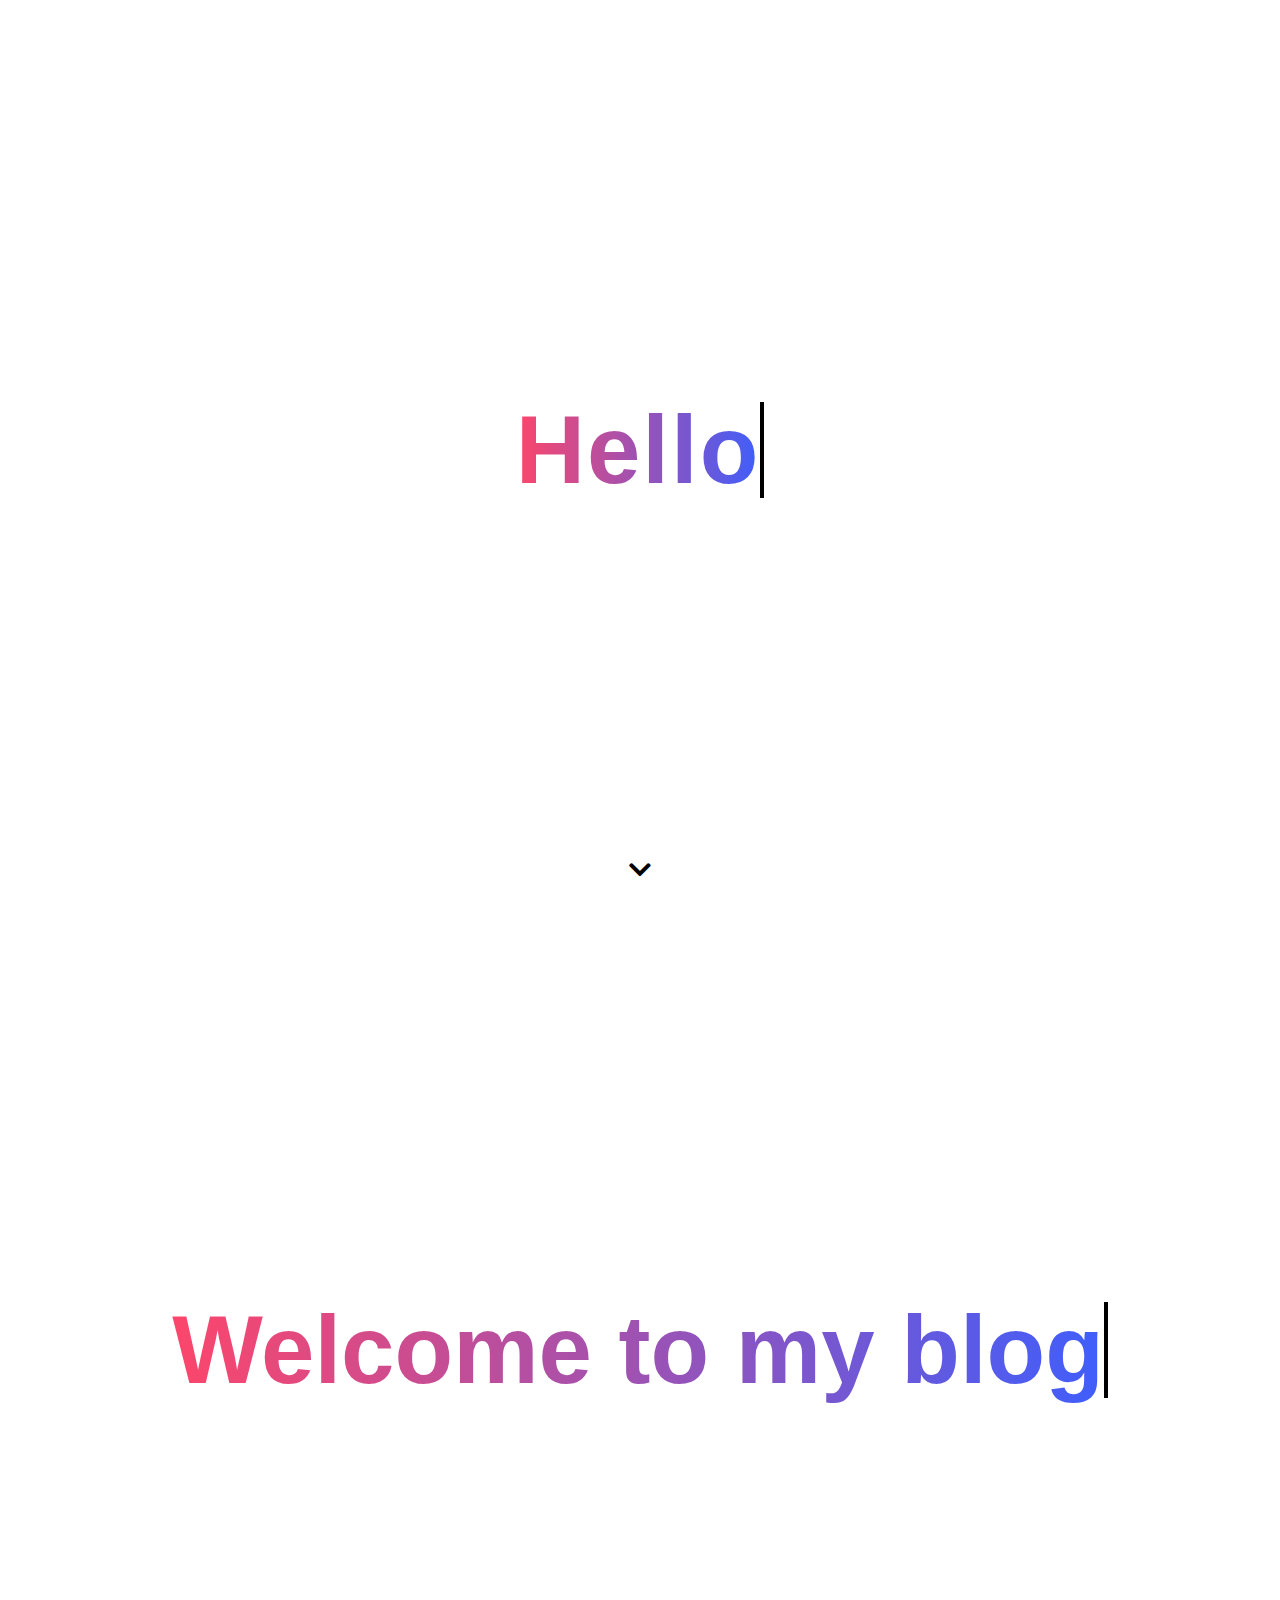
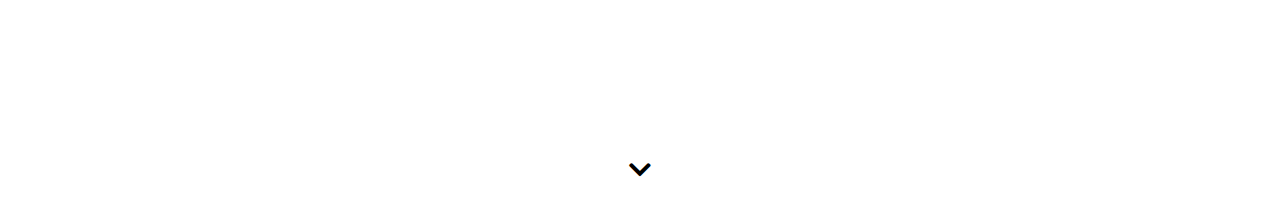
<file: index.html>
<!DOCTYPE html>
<html>
	<head>
		<meta charset="utf-8" />
		<title>Island | 孤岛</title>
		<link rel="stylesheet" href="css/index.css"/>
		<!-- 引入Font Awesome CSS -->
		<link rel="stylesheet" href="https://cdnjs.cloudflare.com/ajax/libs/font-awesome/5.15.4/css/all.min.css">
	</head>
	<body>
		<div class="page" id="page1">
			<h1 class="gradient-text">Hello</h1>
			<div class="toolTip"><i class="fas fa-chevron-down"></i></div>
		</div>
		<div class="page" id="page2">
			<h1 class="gradient-text">Welcome to my blog</h1>
			<div class="toolTip"><i class="fas fa-chevron-down"></i></div>
		</div>
		
		<script type="text/javascript" src="./js/index.js"></script>
	</body>
</html>
</file>
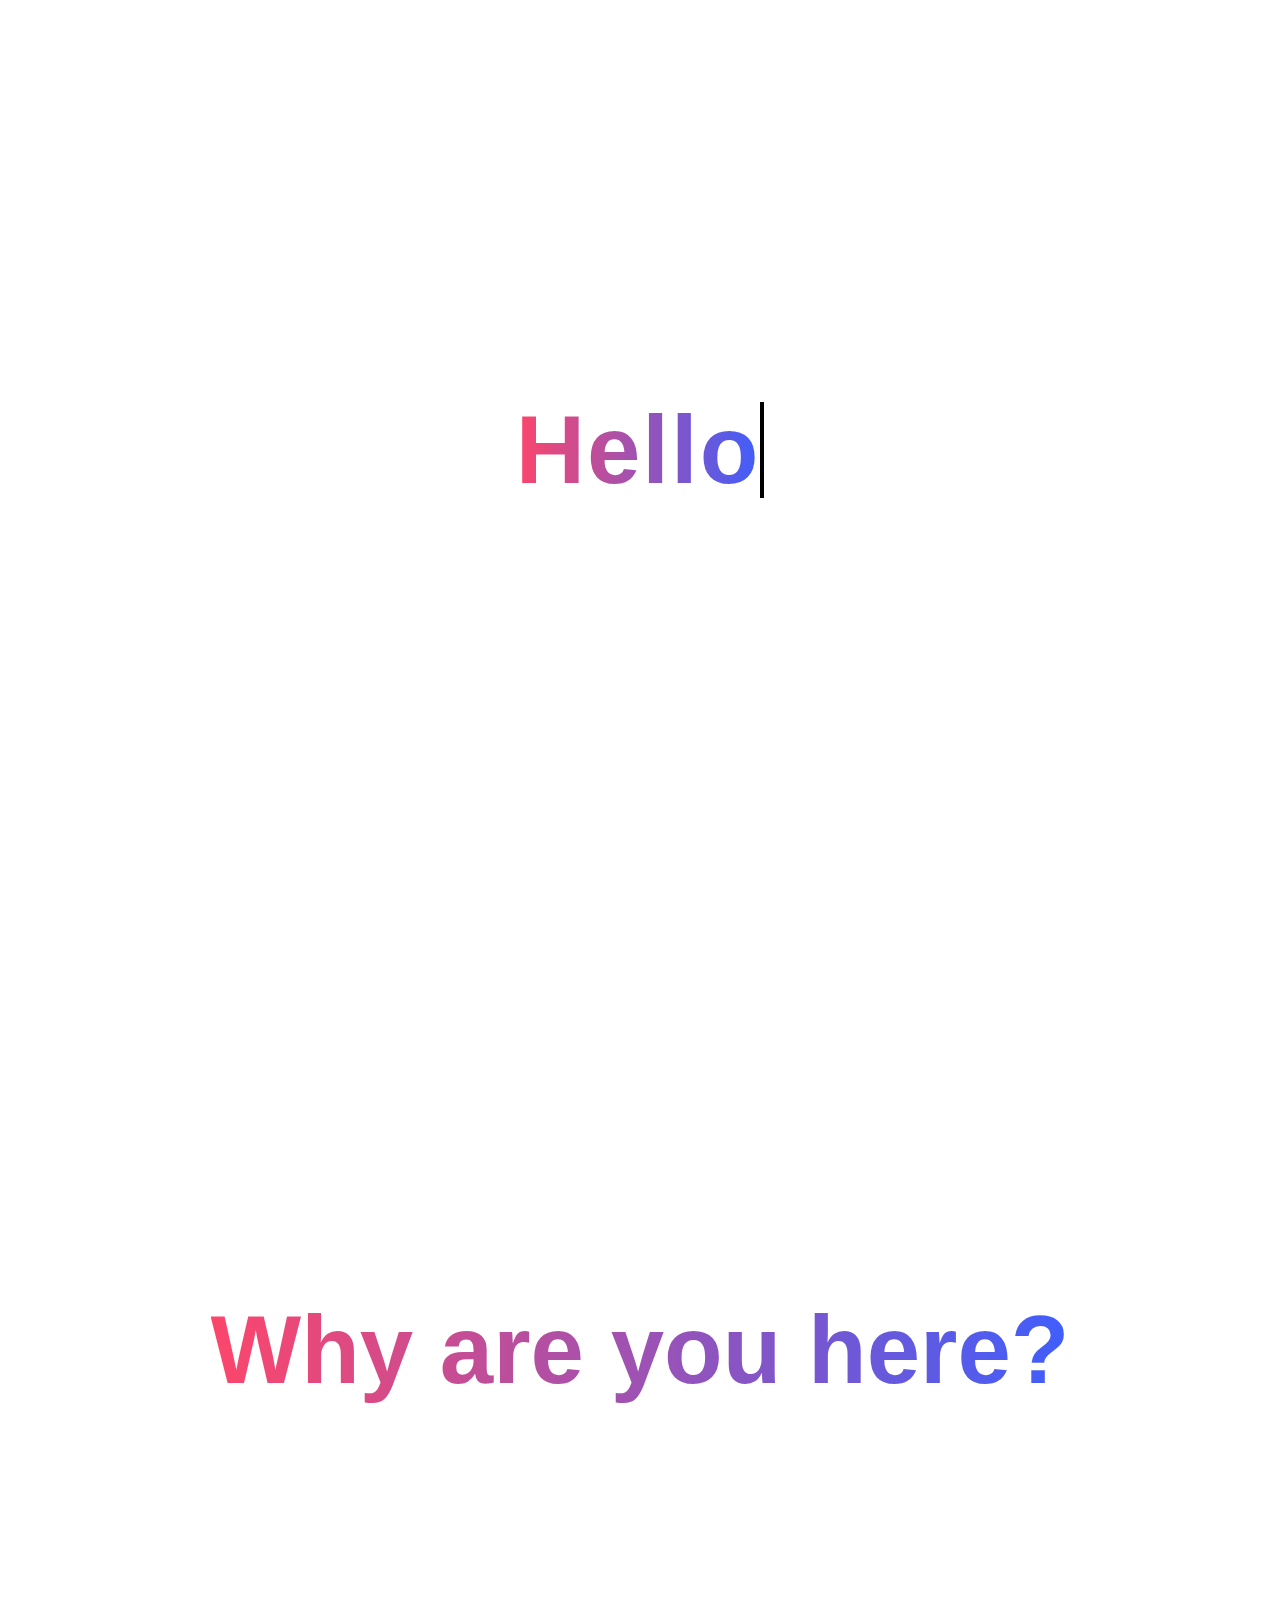
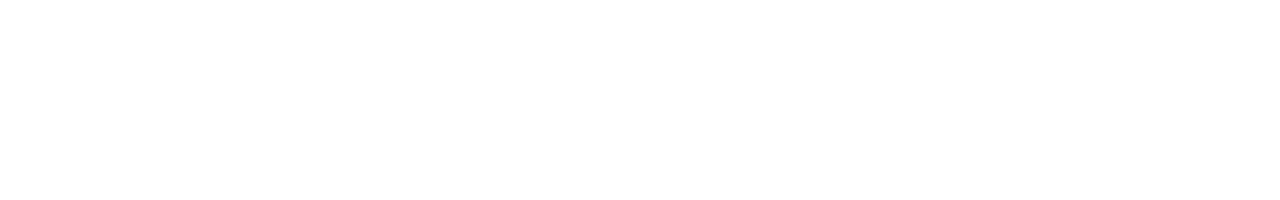
<file: Demo/new_file.html>
<!DOCTYPE html>
<html>
	<head>
		<meta charset="utf-8" />
		<title>Island | 孤岛</title>
		<style>
			body {
			    margin: 0;
				padding: 0;
				height: 100%;
				scroll-behavior: smooth;
			}
			
			a {
			    text-decoration: none;
				color: black;
			}
			
			button {
			    border: none;
			    border-color: transparent; /* Corrected property name */
			    outline: none;
			}
			
			li {
				list-style: none;
			}
			
			.page {
				width: 100%;
				height: 100vh;
				position: relative; /* 使用相对定位 */
				z-index: 1; /* 设置 z-index 避免被其他元素遮挡 */
				display: flex;
				justify-content: center;
				align-items: center;
			}
			
			.gradient-text {
			    font-family: 'Helvetica Neue', sans-serif;
			    font-size: 6em;
			    background: linear-gradient(to right, #fc466b, #3f5efb);
			    -webkit-background-clip: text;
			    -webkit-text-fill-color: transparent;
			    animation: gradient_animation 5s linear infinite;
			  }
			
			@keyframes gradient_animation {
			    0% {
					background-position: 0%;
			    }
			    100% {
					background-position: 100%;
			    }
			}
			
			@keyframes cursor-blink {
			    0%, 100% {
			        opacity: 0;
			    }
			    50% {
			        opacity: 1;
			    }
			}
			
			#page1 {
				
			}
			
			#page1 h1 {
				margin: 0;
				padding: 0;
				font-size: 6rem;
				font-weight: 600;
				letter-spacing: 0.125rem;
			}
			
			#page1::after {
			    content: '';
			    width: 4px;
			    height: 6rem;
			    background-color: black;
			    animation: cursor-blink 1s infinite;
			}
			
		</style>
	</head>
	<body>
		<div class="page" id="page1">
			<h1 class="gradient-text">Hello</h1>
		</div>
		<div class="page" id="page2">
			<h1 class="gradient-text">Why are you here?</h1>
		</div>
		<script>
			// 获取所有页面元素
			const pages = document.querySelectorAll('.page');
			
			// 当前页面索引
			let currentPageIndex = 0;
			  
			// 函数：滚动到指定页面
			function scrollToPage(index) {
				pages[index].scrollIntoView({ behavior: 'smooth' }); // 平滑滚动到指定页面
			}
			function getScrollDirection(event) {
			    if (event.deltaY) {
			        return event.deltaY > 0 ? 'down' : 'up';
			    } else if (event.wheelDelta) {
			        return event.wheelDelta < 0 ? 'down' : 'up';
			    } else {
			        return event.detail < 0 ? 'up' : 'down';
			    }
			}

			document.addEventListener('wheel', function(event) {
			    event.preventDefault(); // 阻止默认滚动行为
			    const direction = getScrollDirection(event);
			    if (direction === 'down') {
			        currentPageIndex = Math.min(currentPageIndex + 1, pages.length - 1);
			    } else {
			        currentPageIndex = Math.max(currentPageIndex - 1, 0);
			    }
			    scrollToPage(currentPageIndex);
			});
			
			document.addEventListener('mousewheel', function(event) {
			    event.preventDefault(); // 阻止默认滚动行为
			    const direction = getScrollDirection(event);
			    if (direction === 'down') {
			        currentPageIndex = Math.min(currentPageIndex + 1, pages.length - 1);
			    } else {
			        currentPageIndex = Math.max(currentPageIndex - 1, 0);
			    }
			    scrollToPage(currentPageIndex);
			});
			
			document.addEventListener('DOMMouseScroll', function(event) {
			    event.preventDefault(); // 阻止默认滚动行为
			    const direction = getScrollDirection(event);
			    if (direction === 'down') {
			        currentPageIndex = Math.min(currentPageIndex + 1, pages.length - 1);
			    } else {
			        currentPageIndex = Math.max(currentPageIndex - 1, 0);
			    }
			    scrollToPage(currentPageIndex);
			});
			
			document.addEventListener('wheel', function(event) {
			    event.preventDefault(); // 阻止默认滚动行为
			    const direction = getScrollDirection(event);
			    if (direction === 'down') {
			        currentPageIndex = Math.min(currentPageIndex + 1, pages.length - 1);
			    } else {
			        currentPageIndex = Math.max(currentPageIndex - 1, 0);
			    }
			    scrollToPage(currentPageIndex);
			}, { passive: false });

		</script>
	</body>
</html>
</file>
<file: css/index.css>
body {
    margin: 0;
	padding: 0;
	height: 100%;
	scroll-behavior: smooth;
	overflow: hidden; /* 隐藏页面滚动条 */
}

a {
    text-decoration: none;
	color: black;
}

button {
    border: none;
    border-color: transparent; /* Corrected property name */
    outline: none;
}

li {
	list-style: none;
}

.page {
    width: 100%;
    height: 100vh;
    position: relative;
    z-index: 1;
    display: flex;
    justify-content: center;
    align-items: center;
	transition: transform 0.5s ease-in-out; /* 添加过渡效果 */
}

.page.animate {
    transform: translateY(-100%); /* 设置翻页时的位移 */
}

.gradient-text {
    font-family: 'Helvetica Neue', sans-serif;
    font-size: 6em;
    background: linear-gradient(to right, #fc466b, #3f5efb);
    -webkit-background-clip: text;
    -webkit-text-fill-color: transparent;
    animation: gradient_animation 5s linear infinite;
  }

@keyframes gradient_animation {
    0% {
		background-position: 0%;
    }
    100% {
		background-position: 100%;
    }
}

@keyframes cursor-blink {
    0%, 100% {
        opacity: 0;
    }
    50% {
        opacity: 1;
    }
}

#page1 {
	
}

#page1 h1 {
	margin: 0;
	padding: 0;
	font-size: 6rem;
	font-weight: 600;
	letter-spacing: 0.125rem;
}

#page1::after, #page2::after {
    content: '';
    width: 4px;
    height: 6rem;
    background-color: black;
    animation: cursor-blink 1s infinite;
}

.toolTip {
	font-size: 1.5625rem;
	position: absolute;
	bottom: 0.9375rem;
	animation: floatUpDown 1s infinite alternate; /* 上下浮动动画 */
}

@keyframes floatUpDown {
    0% {
        transform: translateY(0);
    }
    100% {
        transform: translateY(-35px);
    }
}
</file>
